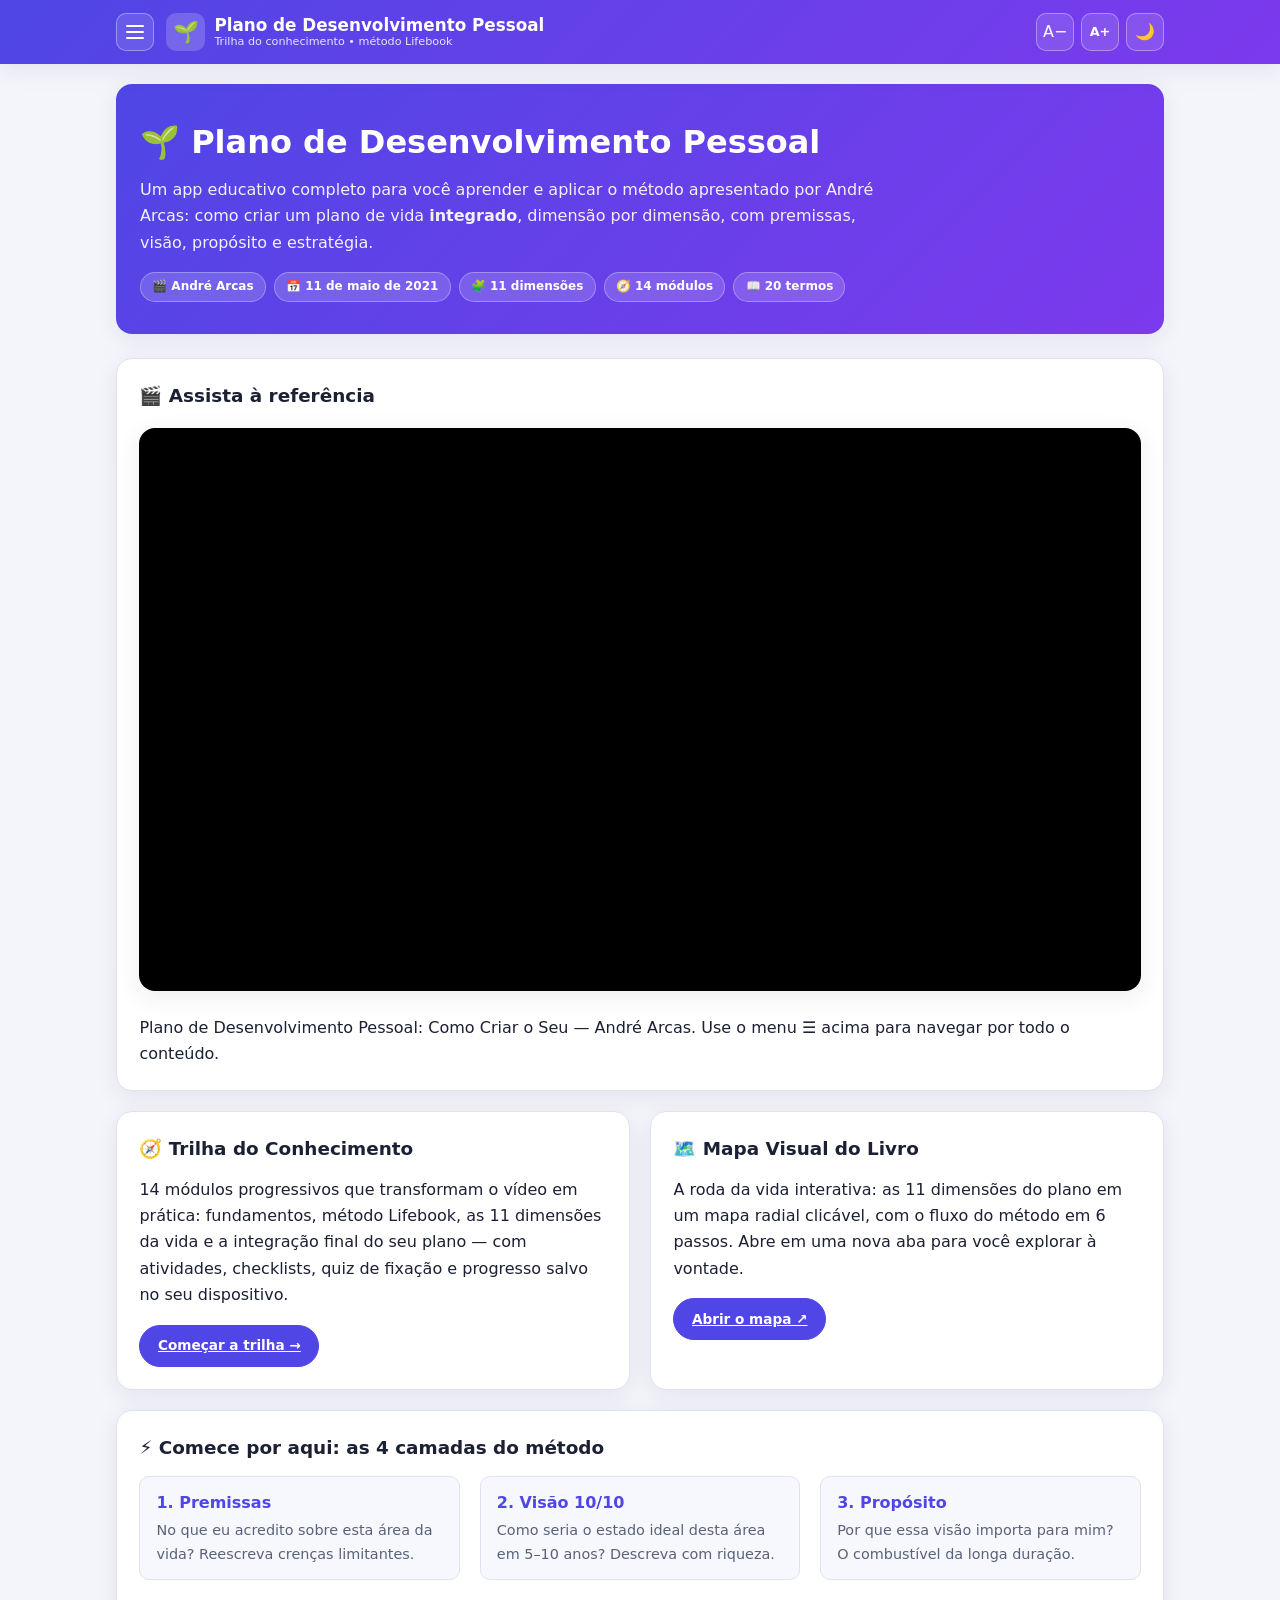
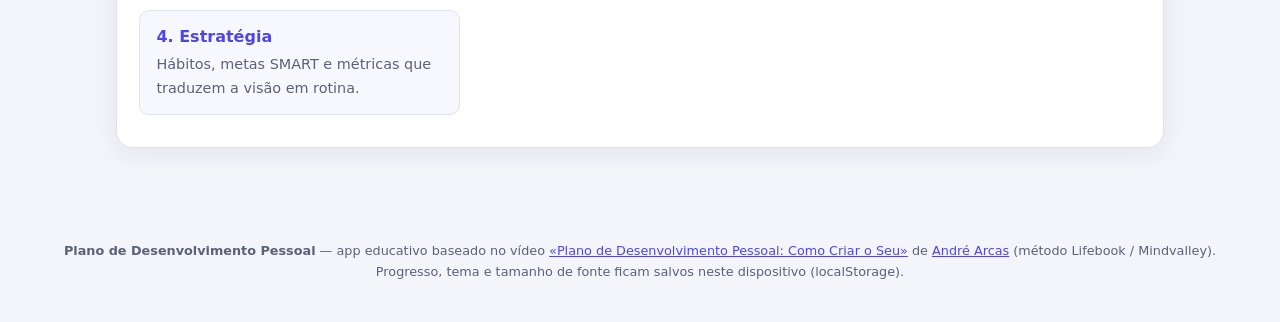
<file: index.html>
<!DOCTYPE html>
<html lang="pt-BR" data-theme="light">
<head>
<meta charset="UTF-8">
<meta name="viewport" content="width=device-width, initial-scale=1.0, viewport-fit=cover">
<meta name="theme-color" content="#4f46e5">
<meta name="description" content="App PWA educativo sobre Plano de Desenvolvimento Pessoal — baseado no vídeo de André Arcas e no método Lifebook. Resumo, pontos-chave, explicação, glossário, perguntas, trilha do conhecimento e mapa visual.">
<title>Plano de Desenvolvimento Pessoal — Trilha do Conhecimento</title>
<link rel="manifest" href="manifest.webmanifest">
<link rel="icon" href="icons/icon-192.png">
<link rel="apple-touch-icon" href="icons/icon-192.png">
<link rel="stylesheet" href="css/styles.css">
</head>
<body>

<header class="app-header">
  <div class="header-inner">
    <button id="btn-hamburger" class="icon-btn hamburger" aria-label="Abrir menu de navegação" aria-expanded="false" aria-controls="menu-panel">
      <span></span><span></span><span></span>
    </button>
    <div class="brand">
      <div class="brand-icon">🌱</div>
      <h1>Plano de Desenvolvimento Pessoal
        <small>Trilha do conhecimento • método Lifebook</small>
      </h1>
    </div>
    <div class="header-actions">
      <button id="btn-font-down" class="icon-btn" aria-label="Diminuir tamanho da fonte" title="Diminuir letra">A−</button>
      <button id="btn-font-up" class="icon-btn" aria-label="Aumentar tamanho da fonte" title="Aumentar letra"><span class="font-lab">A+</span></button>
      <button id="btn-theme" class="icon-btn" aria-label="Alternar tema claro/escuro" title="Tema claro/escuro">🌙</button>
    </div>
  </div>

  <nav id="menu-panel" class="menu-panel" aria-label="Menu principal">
    <div class="menu-grid">
      <span class="menu-section-label">Conteúdo do vídeo</span>
      <a class="menu-link" href="#inicio" data-page="inicio"><span class="mi">🏠</span><span>Início<span class="md">Visão geral e vídeo original</span></span></a>
      <a class="menu-link" href="#resumo" data-page="resumo"><span class="mi">📝</span><span>Resumo<span class="md">/summary — capítulo a capítulo</span></span></a>
      <a class="menu-link" href="#pontos-chave" data-page="pontos-chave"><span class="mi">🔑</span><span>Pontos-Chave<span class="md">/keypoints — 12 ideias essenciais</span></span></a>
      <a class="menu-link" href="#explicacao" data-page="explicacao"><span class="mi">💡</span><span>Explicação<span class="md">/explain — análise aprofundada</span></span></a>
      <a class="menu-link" href="#glossario" data-page="glossario"><span class="mi">📖</span><span>Glossário<span class="md">/glossary — termos do método</span></span></a>
      <a class="menu-link" href="#perguntas" data-page="perguntas"><span class="mi">❓</span><span>Perguntas<span class="md">/questions — dúvidas frequentes</span></span></a>
      <span class="menu-section-label">Aprenda e aplique</span>
      <a class="menu-link" href="#trilha" data-page="trilha"><span class="mi">🧭</span><span>Trilha do Conhecimento<span class="md">14 módulos com quizzes e progresso</span></span></a>
      <a class="menu-link" href="mapa.html" target="_blank" rel="noopener"><span class="mi">🗺️</span><span>Mapa Visual do Livro<span class="md">Abre em nova aba — roda da vida</span></span></a>
    </div>
  </nav>
</header>

<main>
  <section id="page-inicio" class="page" aria-label="Início"></section>
  <section id="page-resumo" class="page" aria-label="Resumo"></section>
  <section id="page-pontos-chave" class="page" aria-label="Pontos-chave"></section>
  <section id="page-explicacao" class="page" aria-label="Explicação"></section>
  <section id="page-glossario" class="page" aria-label="Glossário"></section>
  <section id="page-perguntas" class="page" aria-label="Perguntas"></section>
  <section id="page-trilha" class="page" aria-label="Trilha do conhecimento"></section>
</main>

<footer class="app-footer">
  <p><strong>Plano de Desenvolvimento Pessoal</strong> — app educativo baseado no vídeo
  <a href="https://www.youtube.com/watch?v=vNR84SVVXgs" target="_blank" rel="noopener">«Plano de Desenvolvimento Pessoal: Como Criar o Seu»</a>
  de <a href="https://www.youtube.com/@andre-arcas" target="_blank" rel="noopener">André Arcas</a> (método Lifebook / Mindvalley).</p>
  <p>Progresso, tema e tamanho de fonte ficam salvos neste dispositivo (localStorage).</p>
</footer>

<div id="toast" class="toast" role="status"></div>

<script src="js/data.js"></script>
<script src="js/app.js"></script>
</body>
</html>
</file>
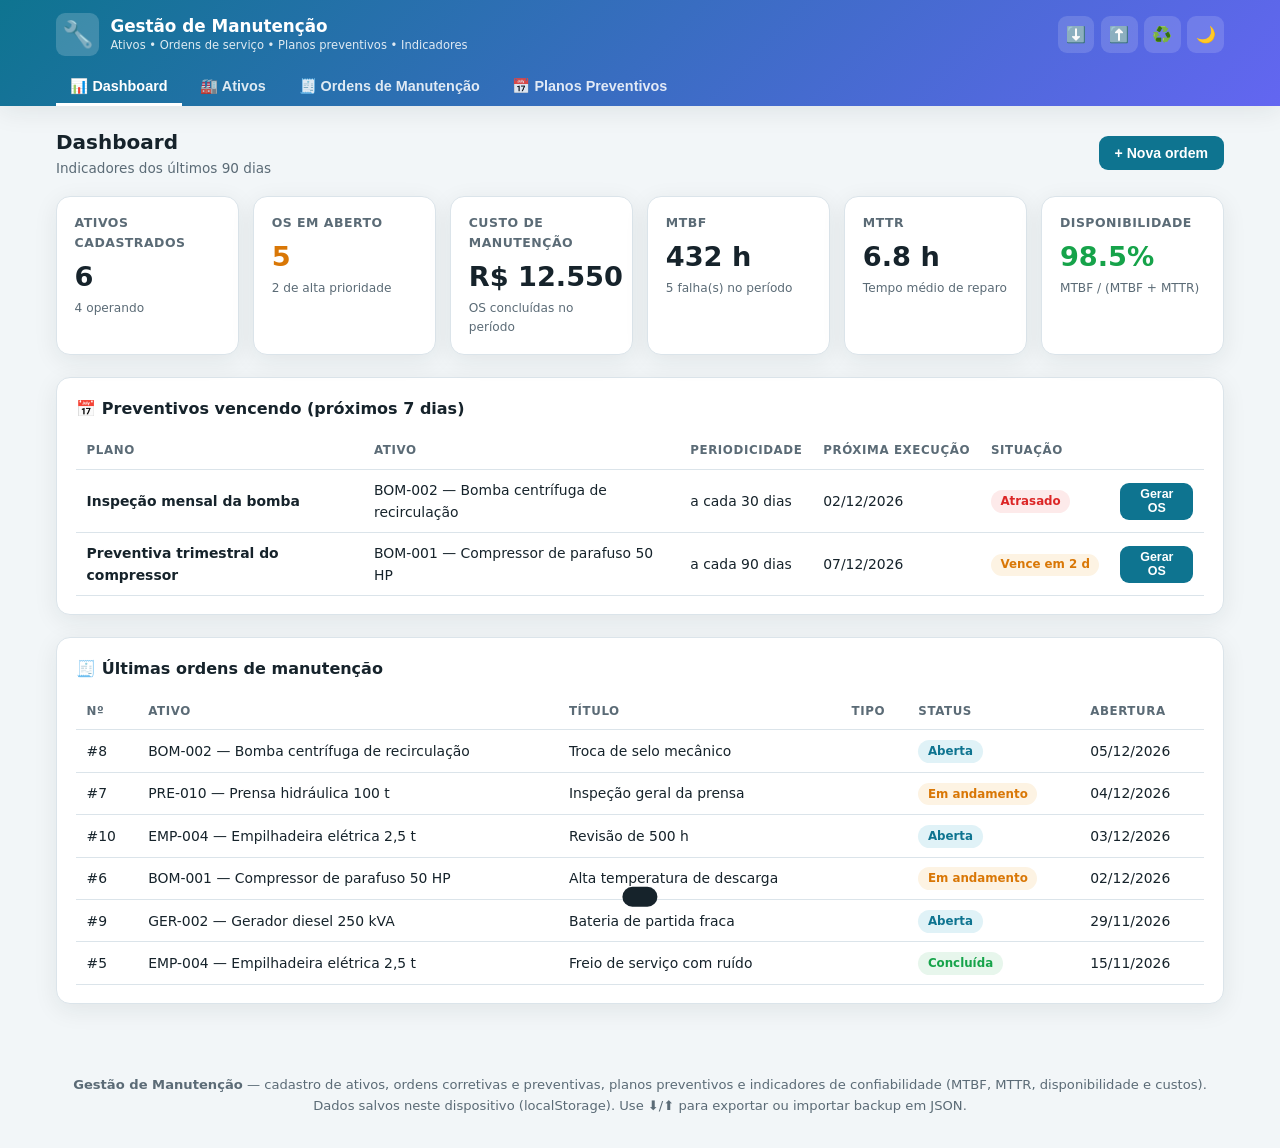
<file: manutencao/index.html>
<!DOCTYPE html>
<html lang="pt-BR" data-theme="light">
<head>
<meta charset="UTF-8">
<meta name="viewport" content="width=device-width, initial-scale=1.0, viewport-fit=cover">
<meta name="theme-color" content="#0e7490">
<meta name="description" content="App de gestão de ativos de manutenção — cadastro de ativos, ordens de manutenção corretivas e preventivas, planos preventivos e indicadores (MTBF, MTTR, disponibilidade e custos).">
<title>Gestão de Manutenção — Ativos, Ordens e Planos Preventivos</title>
<link rel="manifest" href="manifest.webmanifest">
<link rel="icon" href="../icons/icon-192.png">
<link rel="apple-touch-icon" href="../icons/icon-192.png">
<link rel="stylesheet" href="css/styles.css">
</head>
<body>

<header class="app-header">
  <div class="header-inner">
    <div class="brand">
      <div class="brand-icon">🔧</div>
      <h1>Gestão de Manutenção
        <small>Ativos • Ordens de serviço • Planos preventivos • Indicadores</small>
      </h1>
    </div>
    <div class="header-actions">
      <button id="btn-export" class="icon-btn" title="Exportar dados (JSON)">⬇️</button>
      <button id="btn-import" class="icon-btn" title="Importar dados (JSON)">⬆️</button>
      <button id="btn-reset" class="icon-btn" title="Restaurar dados de exemplo">♻️</button>
      <button id="btn-theme" class="icon-btn" title="Tema claro/escuro">🌙</button>
    </div>
  </div>
  <nav class="tabs" aria-label="Seções do app">
    <button class="tab active" data-tab="dashboard">📊 Dashboard</button>
    <button class="tab" data-tab="ativos">🏭 Ativos</button>
    <button class="tab" data-tab="ordens">🧾 Ordens de Manutenção</button>
    <button class="tab" data-tab="planos">📅 Planos Preventivos</button>
  </nav>
</header>

<main>
  <section id="tab-dashboard" class="page active" aria-label="Dashboard"></section>
  <section id="tab-ativos" class="page" aria-label="Ativos"></section>
  <section id="tab-ordens" class="page" aria-label="Ordens de manutenção"></section>
  <section id="tab-planos" class="page" aria-label="Planos preventivos"></section>
</main>

<footer class="app-footer">
  <p><strong>Gestão de Manutenção</strong> — cadastro de ativos, ordens corretivas e preventivas,
  planos preventivos e indicadores de confiabilidade (MTBF, MTTR, disponibilidade e custos).</p>
  <p>Dados salvos neste dispositivo (localStorage). Use ⬇️/⬆️ para exportar ou importar backup em JSON.</p>
</footer>

<div id="modal-backdrop" class="modal-backdrop" hidden>
  <div class="modal" role="dialog" aria-modal="true">
    <div class="modal-head">
      <h2 id="modal-title"></h2>
      <button id="modal-close" class="icon-btn" aria-label="Fechar">✕</button>
    </div>
    <form id="modal-form" class="modal-body"></form>
  </div>
</div>

<div id="toast" class="toast" role="status"></div>

<script src="js/app.js"></script>
</body>
</html>
</file>
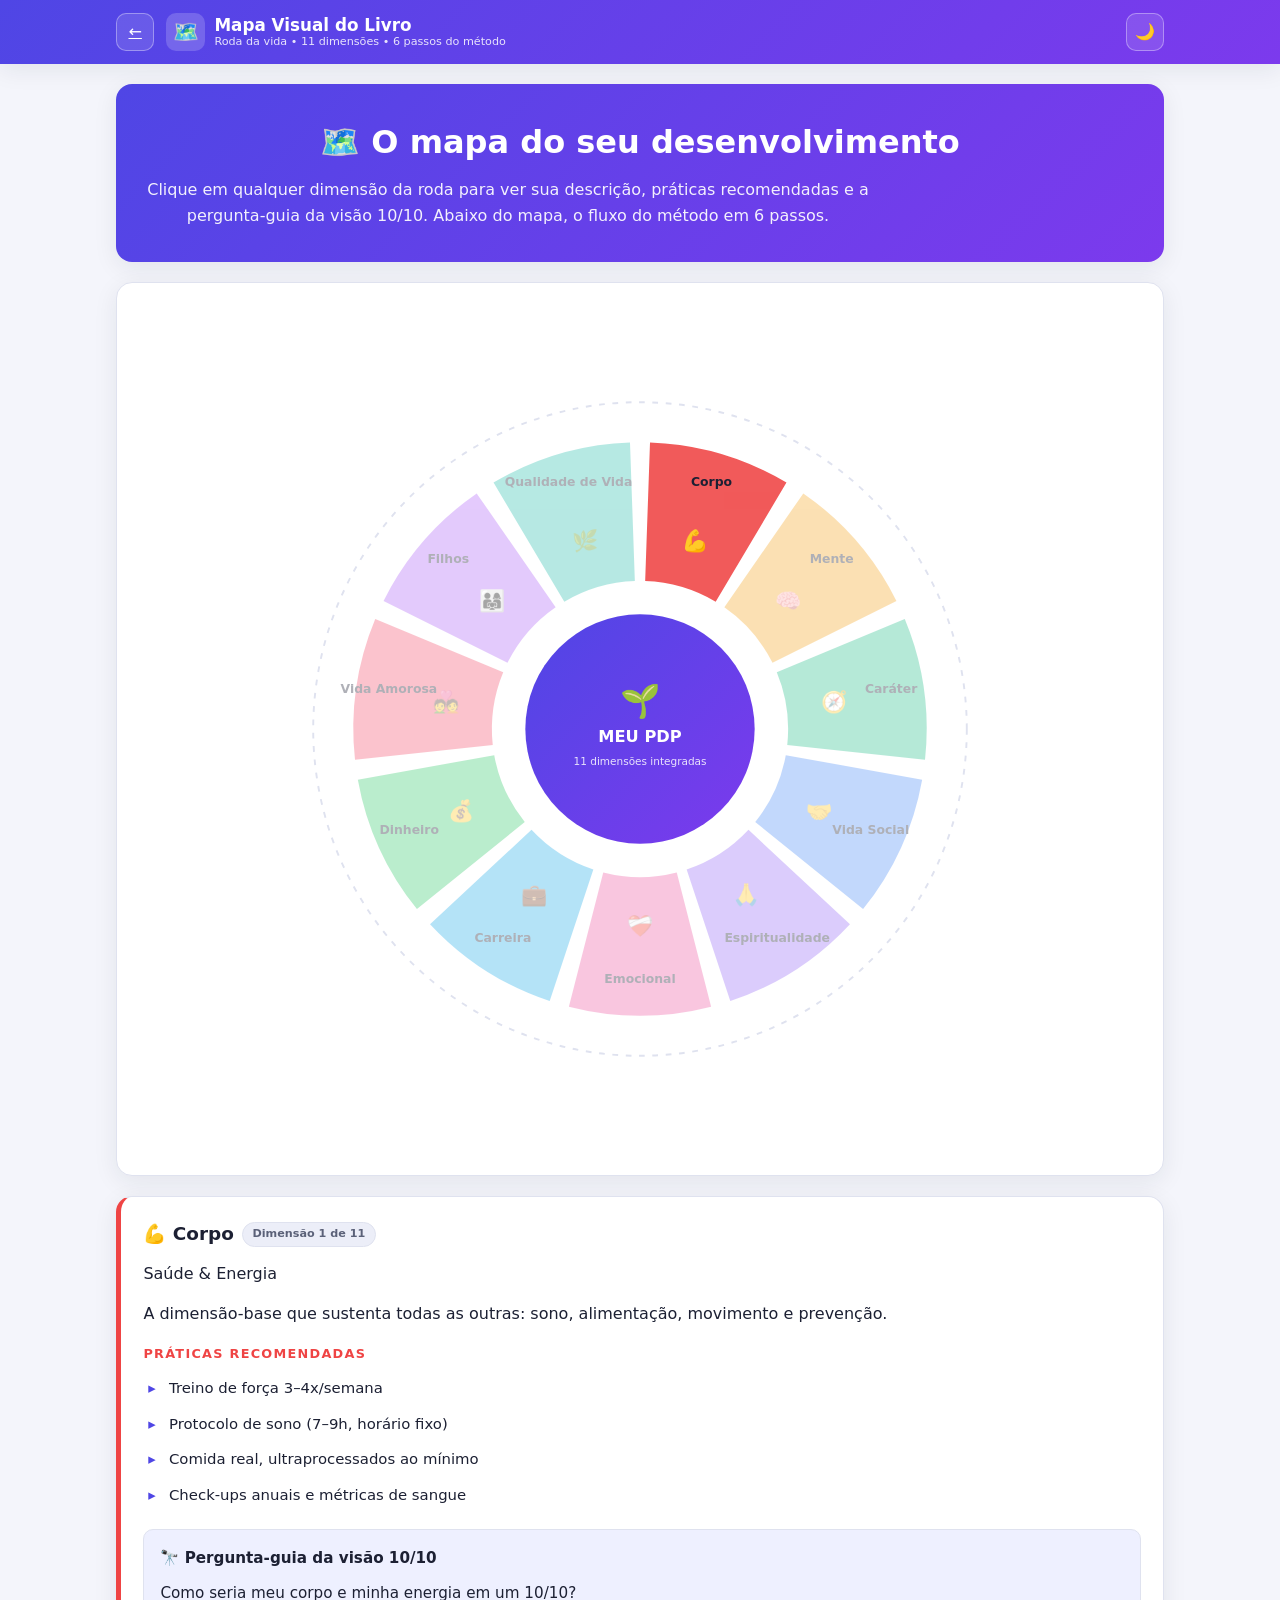
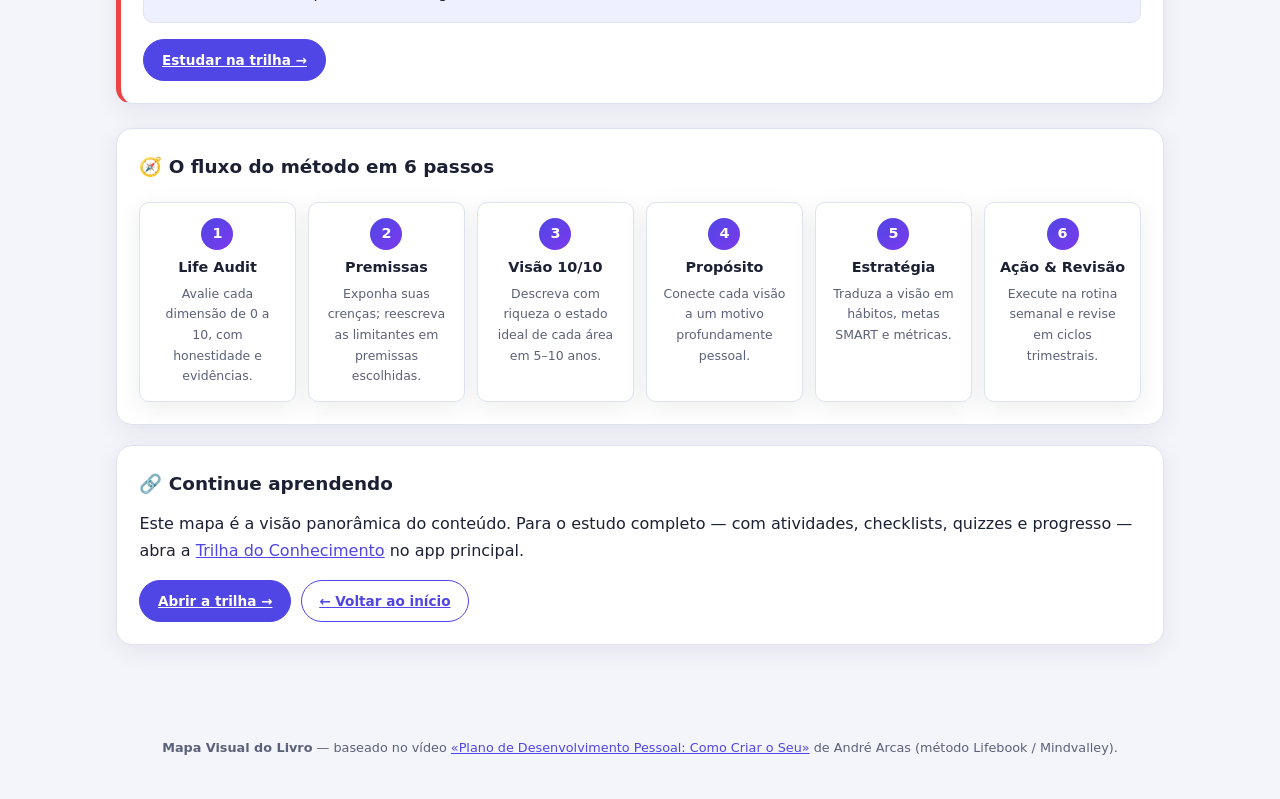
<file: mapa.html>
<!DOCTYPE html>
<html lang="pt-BR" data-theme="light">
<head>
<meta charset="UTF-8">
<meta name="viewport" content="width=device-width, initial-scale=1.0, viewport-fit=cover">
<meta name="theme-color" content="#4f46e5">
<title>Mapa Visual do Livro — Plano de Desenvolvimento Pessoal</title>
<link rel="manifest" href="manifest.webmanifest">
<link rel="icon" href="icons/icon-192.png">
<link rel="stylesheet" href="css/styles.css">
</head>
<body>

<header class="app-header">
  <div class="header-inner">
    <a class="icon-btn" href="index.html" aria-label="Voltar ao app" title="← Voltar ao app">←</a>
    <div class="brand">
      <div class="brand-icon">🗺️</div>
      <h1>Mapa Visual do Livro
        <small>Roda da vida • 11 dimensões • 6 passos do método</small>
      </h1>
    </div>
    <div class="header-actions">
      <button id="btn-theme" class="icon-btn" aria-label="Alternar tema claro/escuro" title="Tema claro/escuro">🌙</button>
    </div>
  </div>
</header>

<main>
  <section class="page active">
    <div class="hero map-hero">
      <h2>🗺️ O mapa do seu desenvolvimento</h2>
      <p>Clique em qualquer dimensão da roda para ver sua descrição, práticas recomendadas
      e a pergunta-guia da visão 10/10. Abaixo do mapa, o fluxo do método em 6 passos.</p>
    </div>

    <div class="map-stage">
      <svg id="wheel" class="wheel-svg" viewBox="0 0 900 900" role="img" aria-label="Mapa radial das 11 dimensões do plano de desenvolvimento pessoal"></svg>
    </div>

    <div class="dim-detail" id="dim-detail"></div>

    <div class="card" style="margin-top:1.5rem">
      <h3>🧭 O fluxo do método em 6 passos</h3>
      <div class="flow" id="flow"></div>
    </div>

    <div class="card">
      <h3>🔗 Continue aprendendo</h3>
      <p>Este mapa é a visão panorâmica do conteúdo. Para o estudo completo — com atividades,
      checklists, quizzes e progresso — abra a <a href="index.html#trilha">Trilha do Conhecimento</a>
      no app principal.</p>
      <div class="mod-actions">
        <a class="btn" href="index.html#trilha">Abrir a trilha →</a>
        <a class="btn ghost" href="index.html">← Voltar ao início</a>
      </div>
    </div>
  </section>
</main>

<footer class="app-footer">
  <p><strong>Mapa Visual do Livro</strong> — baseado no vídeo
  <a href="https://www.youtube.com/watch?v=vNR84SVVXgs" target="_blank" rel="noopener">«Plano de Desenvolvimento Pessoal: Como Criar o Seu»</a>
  de André Arcas (método Lifebook / Mindvalley).</p>
</footer>

<script src="js/data.js"></script>
<script src="js/map.js"></script>
</body>
</html>
</file>
<file: css/styles.css>
/* ============ PDP App — Tema claro/escuro + escala de fonte ============ */
:root {
  --font-scale: 100%;
  --bg: #f4f5fb;
  --bg-alt: #eceef8;
  --surface: #ffffff;
  --surface-2: #f7f8fd;
  --text: #1c2033;
  --text-soft: #5b6178;
  --border: #dfe2ef;
  --primary: #4f46e5;
  --primary-soft: #eef0ff;
  --accent: #7c3aed;
  --success: #16a34a;
  --warning: #d97706;
  --shadow: 0 6px 24px rgba(28, 32, 51, .08);
  --shadow-lg: 0 16px 48px rgba(28, 32, 51, .14);
  --radius: 16px;
  --radius-sm: 10px;
}
html[data-theme="dark"] {
  --bg: #10121c;
  --bg-alt: #171a29;
  --surface: #1b1f30;
  --surface-2: #222740;
  --text: #e8eaf6;
  --text-soft: #a3a9c4;
  --border: #2d3350;
  --primary: #8b93ff;
  --primary-soft: #262b4a;
  --accent: #a78bfa;
  --success: #4ade80;
  --warning: #fbbf24;
  --shadow: 0 6px 24px rgba(0, 0, 0, .35);
  --shadow-lg: 0 16px 48px rgba(0, 0, 0, .5);
}

* { box-sizing: border-box; margin: 0; padding: 0; }
html { font-size: calc(16px * var(--font-scale) / 100%); scroll-behavior: smooth; }
body {
  font-family: "Segoe UI", system-ui, -apple-system, Roboto, "Helvetica Neue", sans-serif;
  background: var(--bg);
  color: var(--text);
  line-height: 1.65;
  min-height: 100vh;
  transition: background .25s, color .25s;
}
img, svg { max-width: 100%; }
a { color: var(--primary); }

/* ================= Header ================= */
.app-header {
  position: sticky; top: 0; z-index: 50;
  background: linear-gradient(135deg, var(--primary) 0%, var(--accent) 100%);
  color: #fff;
  box-shadow: var(--shadow);
}
.header-inner {
  max-width: 1080px; margin: 0 auto;
  display: flex; align-items: center; gap: .75rem;
  padding: .8rem 1rem;
}
.brand { display: flex; align-items: center; gap: .6rem; min-width: 0; }
.brand-icon {
  width: 2.4rem; height: 2.4rem; flex: none;
  display: grid; place-items: center;
  background: rgba(255,255,255,.18); border-radius: 10px; font-size: 1.3rem;
}
.brand h1 { font-size: 1.05rem; font-weight: 700; line-height: 1.2; white-space: nowrap; overflow: hidden; text-overflow: ellipsis; }
.brand small { display: block; font-size: .7rem; font-weight: 500; opacity: .85; }
.header-actions { margin-left: auto; display: flex; align-items: center; gap: .4rem; }
.icon-btn {
  border: 1px solid rgba(255,255,255,.35);
  background: rgba(255,255,255,.12); color: #fff;
  width: 2.4rem; height: 2.4rem; border-radius: 10px;
  font-size: 1rem; cursor: pointer; display: grid; place-items: center;
  transition: background .2s, transform .15s;
  font-family: inherit;
}
.icon-btn:hover { background: rgba(255,255,255,.28); }
.icon-btn:active { transform: scale(.94); }
.font-lab { font-size: .8rem; font-weight: 700; }
.hamburger { display: flex; flex-direction: column; gap: 4px; width: 2.4rem; height: 2.4rem; align-items: center; justify-content: center; }
.hamburger span {
  display: block; width: 18px; height: 2px; background: #fff; border-radius: 2px;
  transition: transform .25s, opacity .2s;
}
.hamburger.open span:nth-child(1) { transform: translateY(6px) rotate(45deg); }
.hamburger.open span:nth-child(2) { opacity: 0; }
.hamburger.open span:nth-child(3) { transform: translateY(-6px) rotate(-45deg); }

/* ================= Painel único de menu (abaixo do header) ================= */
.menu-panel {
  position: absolute; top: 100%; left: 0; right: 0;
  background: var(--surface); color: var(--text);
  border-bottom: 1px solid var(--border);
  box-shadow: var(--shadow-lg);
  max-height: 0; overflow: hidden; opacity: 0;
  transition: max-height .3s ease, opacity .25s ease;
  pointer-events: none;
}
.menu-panel.open { max-height: 70vh; overflow-y: auto; opacity: 1; pointer-events: auto; }
.menu-grid {
  max-width: 1080px; margin: 0 auto;
  padding: 1rem; display: grid;
  grid-template-columns: repeat(auto-fill, minmax(220px, 1fr)); gap: .6rem;
}
.menu-link {
  display: flex; align-items: center; gap: .7rem;
  padding: .7rem .85rem; border-radius: var(--radius-sm);
  text-decoration: none; color: var(--text);
  background: var(--surface-2); border: 1px solid var(--border);
  font-weight: 600; font-size: .92rem;
  transition: background .2s, border-color .2s, transform .15s;
}
.menu-link:hover { background: var(--primary-soft); border-color: var(--primary); transform: translateY(-1px); }
.menu-link .mi { font-size: 1.15rem; width: 1.6rem; text-align: center; flex: none; }
.menu-link .md { display: block; font-size: .72rem; font-weight: 400; color: var(--text-soft); }
.menu-link.active { border-color: var(--primary); background: var(--primary-soft); color: var(--primary); }
.menu-section-label {
  grid-column: 1 / -1; font-size: .7rem; font-weight: 800; letter-spacing: .12em;
  text-transform: uppercase; color: var(--text-soft); padding: .5rem .2rem .1rem;
}

/* ================= Layout ================= */
main { max-width: 1080px; margin: 0 auto; padding: 1.25rem 1rem 3rem; }
.page { display: none; animation: fadeUp .35s ease; }
.page.active { display: block; }
@keyframes fadeUp { from { opacity: 0; transform: translateY(10px); } to { opacity: 1; transform: none; } }

.hero {
  background: linear-gradient(135deg, var(--primary) 0%, var(--accent) 100%);
  color: #fff; border-radius: var(--radius);
  padding: 2rem 1.5rem; margin-bottom: 1.5rem; box-shadow: var(--shadow);
}
.hero h2 { font-size: clamp(1.4rem, 3.5vw, 2rem); margin-bottom: .5rem; }
.hero p { opacity: .92; max-width: 46rem; }
.hero .badges { display: flex; flex-wrap: wrap; gap: .5rem; margin-top: 1rem; }
.badge {
  background: rgba(255,255,255,.16); border: 1px solid rgba(255,255,255,.3);
  padding: .25rem .7rem; border-radius: 999px; font-size: .75rem; font-weight: 600;
}

.video-wrap {
  position: relative; width: 100%; aspect-ratio: 16/9;
  border-radius: var(--radius); overflow: hidden; box-shadow: var(--shadow);
  background: #000; margin: 1rem 0 1.5rem;
}
.video-wrap iframe { position: absolute; inset: 0; width: 100%; height: 100%; border: 0; }

.card {
  background: var(--surface); border: 1px solid var(--border);
  border-radius: var(--radius); padding: 1.4rem;
  box-shadow: var(--shadow); margin-bottom: 1.25rem;
}
.card h3 { font-size: 1.15rem; margin-bottom: .75rem; display: flex; align-items: center; gap: .5rem; }
.card p { margin-bottom: .8rem; color: var(--text); }
.card p:last-child { margin-bottom: 0; }
.muted { color: var(--text-soft); }

.grid-2 { display: grid; grid-template-columns: repeat(auto-fit, minmax(280px, 1fr)); gap: 1.25rem; }

/* Timeline */
.timeline { position: relative; padding-left: 1.6rem; }
.timeline::before { content: ""; position: absolute; left: .45rem; top: .4rem; bottom: .4rem; width: 2px; background: var(--border); }
.tl-item { position: relative; padding-bottom: 1.1rem; }
.tl-item::before {
  content: ""; position: absolute; left: -1.42rem; top: .45rem;
  width: .8rem; height: .8rem; border-radius: 50%;
  background: var(--primary); border: 2px solid var(--surface);
}
.tl-time { font-size: .75rem; font-weight: 800; color: var(--primary); letter-spacing: .05em; }
.tl-item h4 { font-size: 1rem; margin: .1rem 0 .2rem; }
.tl-item p { font-size: .92rem; color: var(--text-soft); }

/* Keypoints */
.kp-grid { display: grid; grid-template-columns: repeat(auto-fill, minmax(290px, 1fr)); gap: 1rem; }
.kp {
  background: var(--surface); border: 1px solid var(--border);
  border-radius: var(--radius); padding: 1.1rem; box-shadow: var(--shadow);
  transition: transform .18s, box-shadow .18s;
}
.kp:hover { transform: translateY(-3px); box-shadow: var(--shadow-lg); }
.kp .kp-icon { font-size: 1.6rem; margin-bottom: .4rem; }
.kp h4 { font-size: 1rem; margin-bottom: .3rem; }
.kp p { font-size: .9rem; color: var(--text-soft); margin: 0; }

/* Glossário */
.gloss-list { display: grid; grid-template-columns: repeat(auto-fill, minmax(320px, 1fr)); gap: 1rem; }
.gloss {
  background: var(--surface); border: 1px solid var(--border); border-left: 4px solid var(--primary);
  border-radius: var(--radius-sm); padding: 1rem 1.1rem; box-shadow: var(--shadow);
}
.gloss dt { font-weight: 700; font-size: .98rem; margin-bottom: .25rem; }
.gloss dd { font-size: .88rem; color: var(--text-soft); }

/* Perguntas (details) */
.faq { border: 1px solid var(--border); border-radius: var(--radius-sm); background: var(--surface); margin-bottom: .7rem; overflow: hidden; box-shadow: var(--shadow); }
.faq summary {
  padding: .95rem 1.1rem; cursor: pointer; font-weight: 700; font-size: .98rem;
  list-style: none; display: flex; align-items: center; gap: .6rem;
}
.faq summary::-webkit-details-marker { display: none; }
.faq summary::before { content: "＋"; color: var(--primary); font-weight: 800; flex: none; transition: transform .2s; }
.faq[open] summary::before { content: "－"; }
.faq .faq-a { padding: 0 1.1rem 1rem; color: var(--text-soft); font-size: .93rem; }

/* Trilha */
.progress-card { display: flex; align-items: center; gap: 1rem; flex-wrap: wrap; }
.progress-track { flex: 1; min-width: 200px; height: .8rem; background: var(--bg-alt); border-radius: 999px; overflow: hidden; border: 1px solid var(--border); }
.progress-fill { height: 100%; width: 0%; background: linear-gradient(90deg, var(--primary), var(--accent)); border-radius: 999px; transition: width .4s ease; }
.progress-num { font-weight: 800; color: var(--primary); font-size: 1.05rem; }

.module { border: 1px solid var(--border); border-radius: var(--radius); background: var(--surface); margin-bottom: 1rem; overflow: hidden; box-shadow: var(--shadow); }
.module-head {
  display: flex; align-items: center; gap: .9rem; padding: 1rem 1.2rem; cursor: pointer;
  user-select: none; transition: background .2s;
}
.module-head:hover { background: var(--surface-2); }
.mod-num {
  flex: none; width: 2.6rem; height: 2.6rem; border-radius: 12px;
  display: grid; place-items: center; font-size: 1.3rem;
  background: var(--primary-soft); border: 1px solid var(--border);
}
.mod-info { min-width: 0; flex: 1; }
.mod-info h3 { font-size: 1.02rem; margin: 0; }
.mod-meta { display: flex; flex-wrap: wrap; gap: .4rem; margin-top: .3rem; }
.chip { font-size: .7rem; font-weight: 700; padding: .15rem .6rem; border-radius: 999px; background: var(--bg-alt); color: var(--text-soft); border: 1px solid var(--border); }
.chip.done { background: rgba(22,163,74,.14); color: var(--success); border-color: var(--success); }
.mod-caret { flex: none; transition: transform .25s; color: var(--text-soft); }
.module.open .mod-caret { transform: rotate(180deg); }
.mod-body { max-height: 0; overflow: hidden; transition: max-height .4s ease; }
.module.open .mod-body { max-height: 6000px; }
.mod-body-inner { padding: 0 1.2rem 1.3rem; border-top: 1px dashed var(--border); }
.mod-body-inner h4 {
  margin: 1.1rem 0 .5rem; font-size: .8rem; text-transform: uppercase;
  letter-spacing: .1em; color: var(--primary);
}
.mod-body-inner p { font-size: .93rem; margin-bottom: .7rem; }
.concept { background: var(--surface-2); border: 1px solid var(--border); border-radius: var(--radius-sm); padding: .8rem 1rem; margin-bottom: .6rem; }
.concept strong { color: var(--primary); }
.concept p { margin: .2rem 0 0; font-size: .9rem; color: var(--text-soft); }
ul.clean { list-style: none; }
ul.clean li { padding: .35rem 0 .35rem 1.6rem; position: relative; font-size: .93rem; }
ul.clean li::before { content: "▸"; position: absolute; left: .3rem; color: var(--primary); font-weight: 800; }
.check-list li { cursor: pointer; }
.check-list li::before { content: "○"; color: var(--text-soft); }
.check-list li.checked { color: var(--text-soft); text-decoration: line-through; }
.check-list li.checked::before { content: "✔"; color: var(--success); }
.mod-actions { display: flex; gap: .6rem; flex-wrap: wrap; margin-top: 1rem; }
.btn {
  border: 1px solid var(--primary); background: var(--primary); color: #fff;
  padding: .55rem 1.1rem; border-radius: 999px; font-weight: 700; font-size: .85rem;
  cursor: pointer; font-family: inherit; transition: filter .2s, transform .15s;
}
.btn:hover { filter: brightness(1.1); }
.btn:active { transform: scale(.97); }
.btn.ghost { background: transparent; color: var(--primary); }

/* Quiz */
.quiz { background: var(--primary-soft); border: 1px solid var(--border); border-radius: var(--radius-sm); padding: 1rem; margin-top: 1rem; }
.quiz-q { font-weight: 700; margin-bottom: .6rem; font-size: .95rem; }
.quiz-opts { display: grid; gap: .45rem; }
.quiz-opt {
  text-align: left; padding: .55rem .8rem; border-radius: 8px;
  border: 1px solid var(--border); background: var(--surface);
  cursor: pointer; font-size: .88rem; font-family: inherit; color: var(--text);
  transition: border-color .2s, background .2s;
}
.quiz-opt:hover { border-color: var(--primary); }
.quiz-opt.right { border-color: var(--success); background: rgba(22,163,74,.12); }
.quiz-opt.wrong { border-color: #ef4444; background: rgba(239,68,68,.1); }
.quiz-fb { margin-top: .6rem; font-size: .85rem; color: var(--text-soft); display: none; }
.quiz-fb.show { display: block; }

/* Mapa visual */
.map-hero { text-align: center; margin-bottom: 1.25rem; }
.map-stage { background: var(--surface); border: 1px solid var(--border); border-radius: var(--radius); box-shadow: var(--shadow); padding: 1rem; overflow-x: auto; }
.wheel-svg { display: block; margin: 0 auto; min-width: 640px; max-width: 860px; width: 100%; height: auto; }
.wheel-seg { cursor: pointer; transition: opacity .2s, transform .2s; transform-origin: center; }
.wheel-seg:hover { opacity: .85; }
.wheel-seg.dim { opacity: .35; }
.wheel-label { font-size: 13px; font-weight: 700; fill: var(--text); pointer-events: none; }
.wheel-emoji { font-size: 22px; pointer-events: none; }
.flow { display: grid; grid-template-columns: repeat(auto-fit, minmax(150px, 1fr)); gap: .8rem; margin-top: 1.25rem; }
.flow-step { background: var(--surface); border: 1px solid var(--border); border-radius: var(--radius-sm); padding: .9rem; text-align: center; box-shadow: var(--shadow); position: relative; }
.flow-step .fn {
  width: 2rem; height: 2rem; margin: 0 auto .4rem; border-radius: 50%;
  background: linear-gradient(135deg, var(--primary), var(--accent)); color: #fff;
  display: grid; place-items: center; font-weight: 800; font-size: .9rem;
}
.flow-step h4 { font-size: .9rem; margin-bottom: .25rem; }
.flow-step p { font-size: .78rem; color: var(--text-soft); margin: 0; }
.dim-detail { margin-top: 1.25rem; }
.dim-detail-card { border-left: 5px solid var(--primary); }

/* Footer */
.app-footer { text-align: center; padding: 1.5rem 1rem 2.5rem; color: var(--text-soft); font-size: .8rem; }
.app-footer a { color: var(--primary); }

/* Toast */
.toast {
  position: fixed; bottom: 1.2rem; left: 50%; transform: translateX(-50%) translateY(20px);
  background: var(--text); color: var(--bg); padding: .7rem 1.3rem; border-radius: 999px;
  font-size: .85rem; font-weight: 600; opacity: 0; pointer-events: none;
  transition: opacity .3s, transform .3s; z-index: 100; box-shadow: var(--shadow-lg);
}
.toast.show { opacity: 1; transform: translateX(-50%) translateY(0); }

@media (max-width: 640px) {
  .brand h1 { font-size: .92rem; }
  .hero { padding: 1.4rem 1.1rem; }
  .menu-grid { grid-template-columns: 1fr 1fr; }
  .wheel-svg { min-width: 560px; }
}
@media (max-width: 420px) {
  .menu-grid { grid-template-columns: 1fr; }
}
</file>
<file: manutencao/css/styles.css>
/* ============ Gestão de Manutenção — tema claro/escuro ============ */
:root {
  --bg: #f2f6f8;
  --surface: #ffffff;
  --surface-2: #f5f8fa;
  --text: #16232b;
  --text-soft: #5b6b76;
  --border: #dbe4ea;
  --primary: #0e7490;
  --primary-soft: #e0f2f7;
  --accent: #6366f1;
  --success: #16a34a;
  --success-soft: #e7f6ec;
  --warning: #d97706;
  --warning-soft: #fdf3e3;
  --danger: #dc2626;
  --danger-soft: #fdeaea;
  --shadow: 0 6px 24px rgba(22, 35, 43, .08);
  --radius: 14px;
  --radius-sm: 9px;
}
html[data-theme="dark"] {
  --bg: #0e1418;
  --surface: #172028;
  --surface-2: #1d2833;
  --text: #e6edf2;
  --text-soft: #9fb0bc;
  --border: #2a3946;
  --primary: #38bdf8;
  --primary-soft: #14303d;
  --accent: #a5b4fc;
  --success: #4ade80;
  --success-soft: #14311f;
  --warning: #fbbf24;
  --warning-soft: #3a2c10;
  --danger: #f87171;
  --danger-soft: #3b1a1a;
  --shadow: 0 6px 24px rgba(0, 0, 0, .4);
}

* { box-sizing: border-box; margin: 0; padding: 0; }
body {
  font-family: "Segoe UI", system-ui, -apple-system, Roboto, "Helvetica Neue", sans-serif;
  background: var(--bg);
  color: var(--text);
  line-height: 1.6;
  min-height: 100vh;
  transition: background .25s, color .25s;
}
a { color: var(--primary); }

.app-header {
  position: sticky; top: 0; z-index: 40;
  background: linear-gradient(135deg, var(--primary) 0%, var(--accent) 100%);
  color: #fff;
  box-shadow: var(--shadow);
}
.header-inner {
  max-width: 1200px; margin: 0 auto;
  display: flex; align-items: center; justify-content: space-between; gap: .75rem;
  padding: .8rem 1rem;
}
.brand { display: flex; align-items: center; gap: .7rem; min-width: 0; }
.brand-icon {
  font-size: 1.6rem; width: 2.7rem; height: 2.7rem; flex: none;
  display: grid; place-items: center;
  background: rgba(255, 255, 255, .18); border-radius: var(--radius-sm);
}
.brand h1 { font-size: 1.05rem; line-height: 1.3; }
.brand h1 small { display: block; font-size: .72rem; font-weight: 400; opacity: .85; }
.header-actions { display: flex; gap: .4rem; }
.icon-btn {
  background: rgba(255, 255, 255, .14); color: inherit;
  border: none; border-radius: var(--radius-sm);
  width: 2.3rem; height: 2.3rem; font-size: 1rem; cursor: pointer;
  transition: background .2s;
}
.icon-btn:hover { background: rgba(255, 255, 255, .28); }

.tabs {
  max-width: 1200px; margin: 0 auto;
  display: flex; gap: .25rem; padding: 0 1rem; overflow-x: auto;
}
.tab {
  background: transparent; color: rgba(255, 255, 255, .85);
  border: none; border-bottom: 3px solid transparent;
  padding: .55rem .9rem; font-size: .9rem; font-weight: 600;
  cursor: pointer; white-space: nowrap; transition: color .2s, border-color .2s;
}
.tab:hover { color: #fff; }
.tab.active { color: #fff; border-bottom-color: #fff; }

main { max-width: 1200px; margin: 0 auto; padding: 1.25rem 1rem 2rem; }
.page { display: none; }
.page.active { display: block; }

.page-head {
  display: flex; align-items: center; justify-content: space-between;
  gap: 1rem; flex-wrap: wrap; margin-bottom: 1rem;
}
.page-head h2 { font-size: 1.25rem; }
.page-head .sub { color: var(--text-soft); font-size: .85rem; }

.btn {
  display: inline-flex; align-items: center; gap: .4rem;
  background: var(--primary); color: #fff;
  border: none; border-radius: var(--radius-sm);
  padding: .55rem 1rem; font-size: .88rem; font-weight: 600; cursor: pointer;
  transition: filter .2s;
}
.btn:hover { filter: brightness(1.1); }
.btn.secondary { background: var(--surface-2); color: var(--text); border: 1px solid var(--border); }
.btn.danger { background: var(--danger); }
.btn.sm { padding: .3rem .65rem; font-size: .78rem; }

.cards {
  display: grid; grid-template-columns: repeat(auto-fit, minmax(170px, 1fr));
  gap: .9rem; margin-bottom: 1.4rem;
}
.card {
  background: var(--surface); border: 1px solid var(--border);
  border-radius: var(--radius); padding: 1rem 1.1rem; box-shadow: var(--shadow);
}
.card .k { color: var(--text-soft); font-size: .78rem; font-weight: 600; text-transform: uppercase; letter-spacing: .04em; }
.card .v { font-size: 1.7rem; font-weight: 700; margin-top: .15rem; }
.card .d { color: var(--text-soft); font-size: .76rem; }
.card.ok .v { color: var(--success); }
.card.warn .v { color: var(--warning); }
.card.bad .v { color: var(--danger); }

.panel {
  background: var(--surface); border: 1px solid var(--border);
  border-radius: var(--radius); box-shadow: var(--shadow);
  padding: 1.1rem 1.2rem; margin-bottom: 1.4rem;
}
.panel h3 { font-size: 1rem; margin-bottom: .7rem; }

.filters { display: flex; gap: .6rem; flex-wrap: wrap; margin-bottom: .9rem; }
.filters input, .filters select, .field input, .field select, .field textarea {
  background: var(--surface-2); color: var(--text);
  border: 1px solid var(--border); border-radius: var(--radius-sm);
  padding: .5rem .7rem; font-size: .88rem; font-family: inherit;
}
.filters input { flex: 1; min-width: 180px; }

.table-wrap { overflow-x: auto; }
table { width: 100%; border-collapse: collapse; font-size: .87rem; }
th, td { text-align: left; padding: .55rem .65rem; border-bottom: 1px solid var(--border); vertical-align: middle; }
th { color: var(--text-soft); font-size: .74rem; text-transform: uppercase; letter-spacing: .05em; white-space: nowrap; }
tbody tr:hover { background: var(--surface-2); }
td .acoes { display: flex; gap: .35rem; white-space: nowrap; }

.badge {
  display: inline-block; padding: .12rem .6rem;
  border-radius: 999px; font-size: .74rem; font-weight: 700; white-space: nowrap;
}
.b-ok { background: var(--success-soft); color: var(--success); }
.b-warn { background: var(--warning-soft); color: var(--warning); }
.b-bad { background: var(--danger-soft); color: var(--danger); }
.b-info { background: var(--primary-soft); color: var(--primary); }
.b-mute { background: var(--surface-2); color: var(--text-soft); }

.empty { color: var(--text-soft); text-align: center; padding: 1.4rem 0; font-size: .9rem; }

.modal-backdrop {
  position: fixed; inset: 0; z-index: 60;
  background: rgba(10, 16, 20, .55);
  display: grid; place-items: center; padding: 1rem;
}
.modal-backdrop[hidden] { display: none; }
.modal {
  background: var(--surface); border-radius: var(--radius);
  width: 100%; max-width: 560px; max-height: 92vh; overflow: auto;
  box-shadow: var(--shadow);
}
.modal-head {
  display: flex; align-items: center; justify-content: space-between;
  padding: .9rem 1.1rem; border-bottom: 1px solid var(--border);
}
.modal-head h2 { font-size: 1.05rem; }
.modal-head .icon-btn { background: var(--surface-2); color: var(--text); }
.modal-body { padding: 1.1rem; display: grid; gap: .8rem; }
.field { display: grid; gap: .25rem; }
.field label { font-size: .8rem; font-weight: 600; color: var(--text-soft); }
.field-row { display: grid; grid-template-columns: 1fr 1fr; gap: .8rem; }
.modal-foot { display: flex; justify-content: flex-end; gap: .6rem; margin-top: .3rem; }

.toast {
  position: fixed; left: 50%; bottom: 1.4rem; transform: translate(-50%, 150%);
  background: var(--text); color: var(--bg);
  padding: .6rem 1.1rem; border-radius: 999px; font-size: .85rem; font-weight: 600;
  transition: transform .3s; z-index: 80; pointer-events: none;
}
.toast.show { transform: translate(-50%, 0); }

.app-footer {
  max-width: 1200px; margin: 0 auto; padding: 1rem 1rem 2rem;
  color: var(--text-soft); font-size: .82rem; text-align: center;
}

@media (max-width: 640px) {
  .field-row { grid-template-columns: 1fr; }
  .brand h1 small { display: none; }
}
</file>
